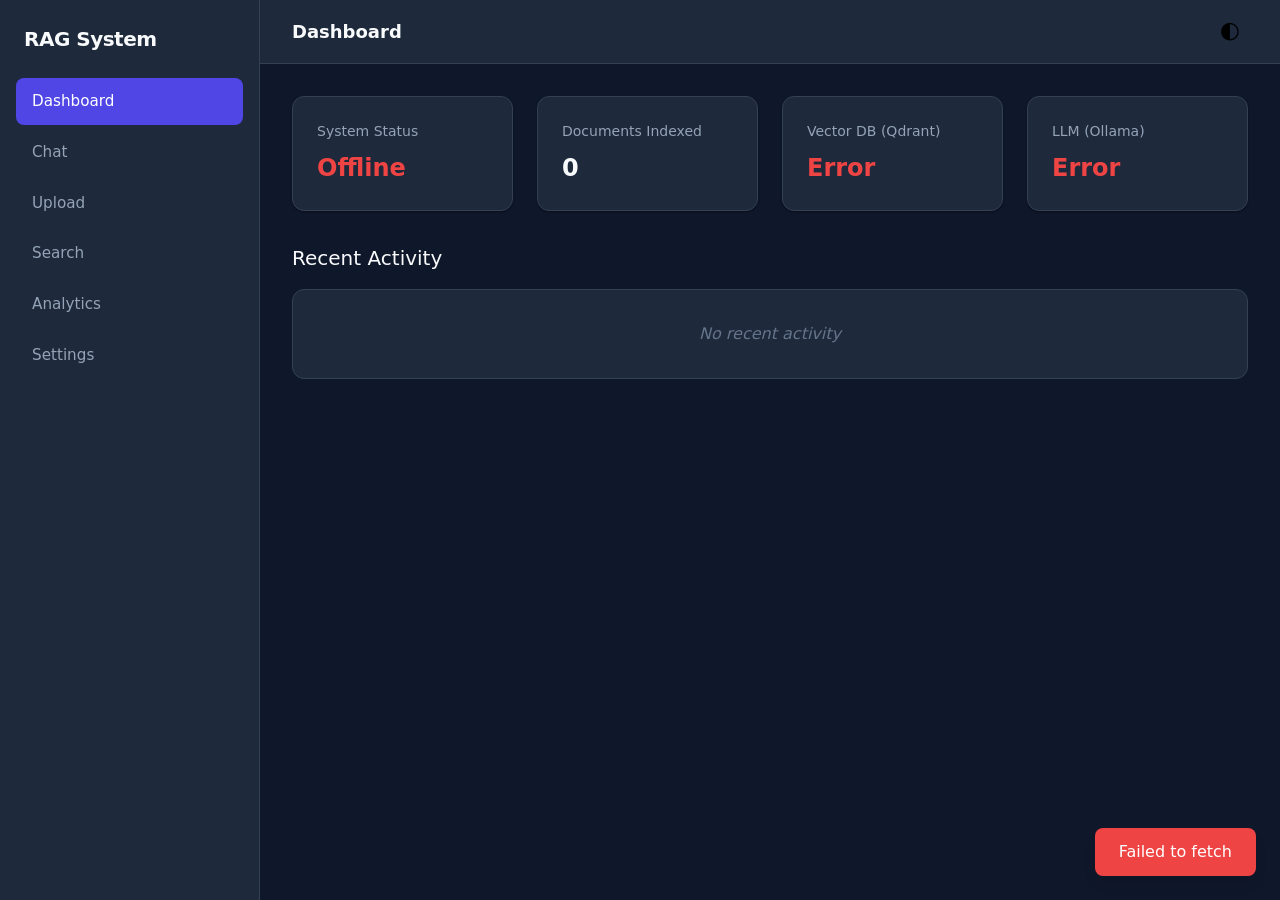
<file: frontend/index.html>
<!DOCTYPE html>
<html lang="en" data-theme="dark">
<head>
    <meta charset="UTF-8">
    <meta name="viewport" content="width=device-width, initial-scale=1.0">
    <title>Dashboard - RAG System</title>
    <link rel="stylesheet" href="assets/css/variables.css">
    <link rel="stylesheet" href="assets/css/reset.css">
    <link rel="stylesheet" href="assets/css/main.css">
    <link rel="stylesheet" href="assets/css/pages/dashboard.css">
</head>
<body>
    <div class="app-container">
        <!-- Sidebar Navigation -->
        <aside class="sidebar">
            <div class="sidebar-header">
                <h2>RAG System</h2>
            </div>
            <nav class="sidebar-nav">
                <a href="index.html" class="active">Dashboard</a>
                <a href="chat.html">Chat</a>
                <a href="upload.html">Upload</a>
                <a href="search.html">Search</a>
                <a href="analytics.html">Analytics</a>
                <a href="settings.html">Settings</a>
            </nav>
        </aside>

        <!-- Main Content Area -->
        <div class="main-wrapper">
            <header class="top-header">
                <h1>Dashboard</h1>
                <div class="header-actions">
                    <button id="theme-toggle" aria-label="Toggle Theme">🌓</button>
                </div>
            </header>

            <main class="main-content dashboard-content">
                <section class="stats-grid">
                    <div class="stat-card">
                        <h3>System Status</h3>
                        <p id="system-status" class="status-online">Checking...</p>
                    </div>
                    <div class="stat-card">
                        <h3>Documents Indexed</h3>
                        <p id="docs-count">...</p>
                    </div>
                    <div class="stat-card">
                        <h3>Vector DB (Qdrant)</h3>
                        <p id="vdb-status">...</p>
                    </div>
                    <div class="stat-card">
                        <h3>LLM (Ollama)</h3>
                        <p id="llm-status">...</p>
                    </div>
                </section>
                
                <section class="recent-activity">
                    <h2>Recent Activity</h2>
                    <ul id="activity-list" class="activity-list">
                        <!-- Populated by JS -->
                        <li class="empty-state">No recent activity</li>
                    </ul>
                    <div class="pagination-controls" id="dashboard-pagination" style="display: none;">
                        <button class="pagination-btn" id="dashboard-prev" disabled>Previous</button>
                        <span class="pagination-info" id="dashboard-page-info">Page 1</span>
                        <button class="pagination-btn" id="dashboard-next">Next</button>
                    </div>
                </section>
            </main>
        </div>
    </div>
    <script type="module" src="assets/js/config.js"></script>
    <script type="module" src="assets/js/utils.js"></script>
    <script type="module" src="assets/js/api.js"></script>
    <script type="module" src="assets/js/pages/dashboard.js"></script>
</body>
</html>
</file>
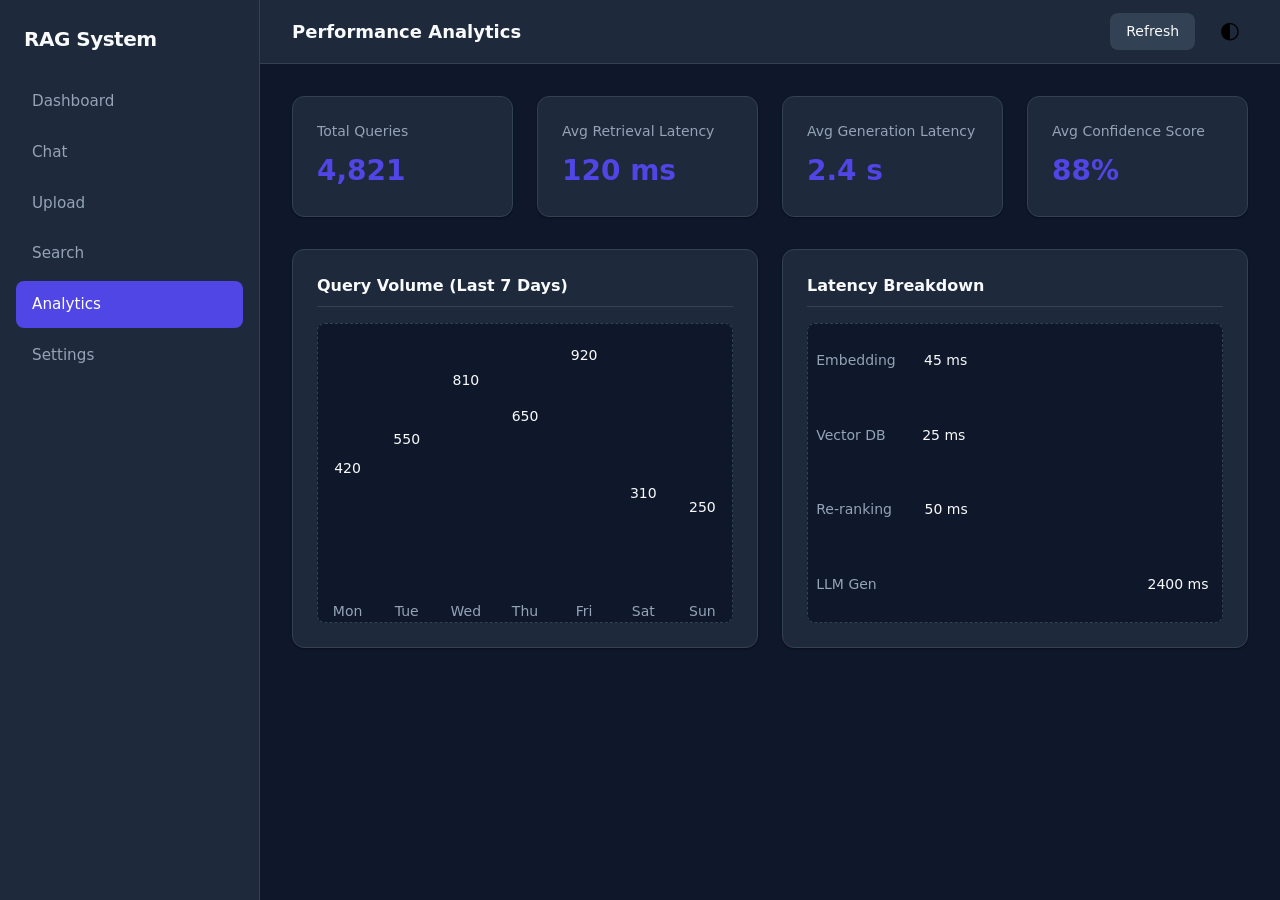
<file: frontend/analytics.html>
<!DOCTYPE html>
<html lang="en" data-theme="dark">
<head>
    <meta charset="UTF-8">
    <meta name="viewport" content="width=device-width, initial-scale=1.0">
    <title>Analytics - RAG System</title>
    <link rel="stylesheet" href="assets/css/variables.css">
    <link rel="stylesheet" href="assets/css/reset.css">
    <link rel="stylesheet" href="assets/css/main.css">
    <link rel="stylesheet" href="assets/css/pages/analytics.css">
</head>
<body>
    <div class="app-container">
        <!-- Sidebar Navigation -->
        <aside class="sidebar">
            <div class="sidebar-header">
                <h2>RAG System</h2>
            </div>
            <nav class="sidebar-nav">
                <a href="index.html">Dashboard</a>
                <a href="chat.html">Chat</a>
                <a href="upload.html">Upload</a>
                <a href="search.html">Search</a>
                <a href="analytics.html" class="active">Analytics</a>
                <a href="settings.html">Settings</a>
            </nav>
        </aside>

        <!-- Main Content Area -->
        <div class="main-wrapper">
            <header class="top-header">
                <h1>Performance Analytics</h1>
                <div class="header-actions">
                    <button id="refresh-analytics" class="btn btn-secondary">Refresh</button>
                    <button id="theme-toggle" aria-label="Toggle Theme">🌓</button>
                </div>
            </header>

            <main class="main-content analytics-content">
                <section class="stats-grid">
                    <div class="stat-card">
                        <h3>Total Queries</h3>
                        <p id="total-queries">0</p>
                    </div>
                    <div class="stat-card">
                        <h3>Avg Retrieval Latency</h3>
                        <p id="retrieval-latency">0 ms</p>
                    </div>
                    <div class="stat-card">
                        <h3>Avg Generation Latency</h3>
                        <p id="generation-latency">0 s</p>
                    </div>
                    <div class="stat-card">
                        <h3>Avg Confidence Score</h3>
                        <p id="confidence-score">0%</p>
                    </div>
                </section>
                
                <section class="charts-grid">
                    <div class="chart-card">
                        <h3>Query Volume (Last 7 Days)</h3>
                        <div class="chart-container" id="query-volume-chart">
                            <!-- Custom JS Canvas/SVG Chart will be drawn here -->
                        </div>
                    </div>
                    <div class="chart-card">
                        <h3>Latency Breakdown</h3>
                        <div class="chart-container" id="latency-chart">
                            <!-- Custom JS Canvas/SVG Chart will be drawn here -->
                        </div>
                    </div>
                </section>
            </main>
        </div>
    </div>
    <script type="module" src="assets/js/config.js"></script>
    <script type="module" src="assets/js/utils.js"></script>
    <script type="module" src="assets/js/api.js"></script>
    <script type="module" src="assets/js/pages/analytics.js"></script>
</body>
</html>
</file>
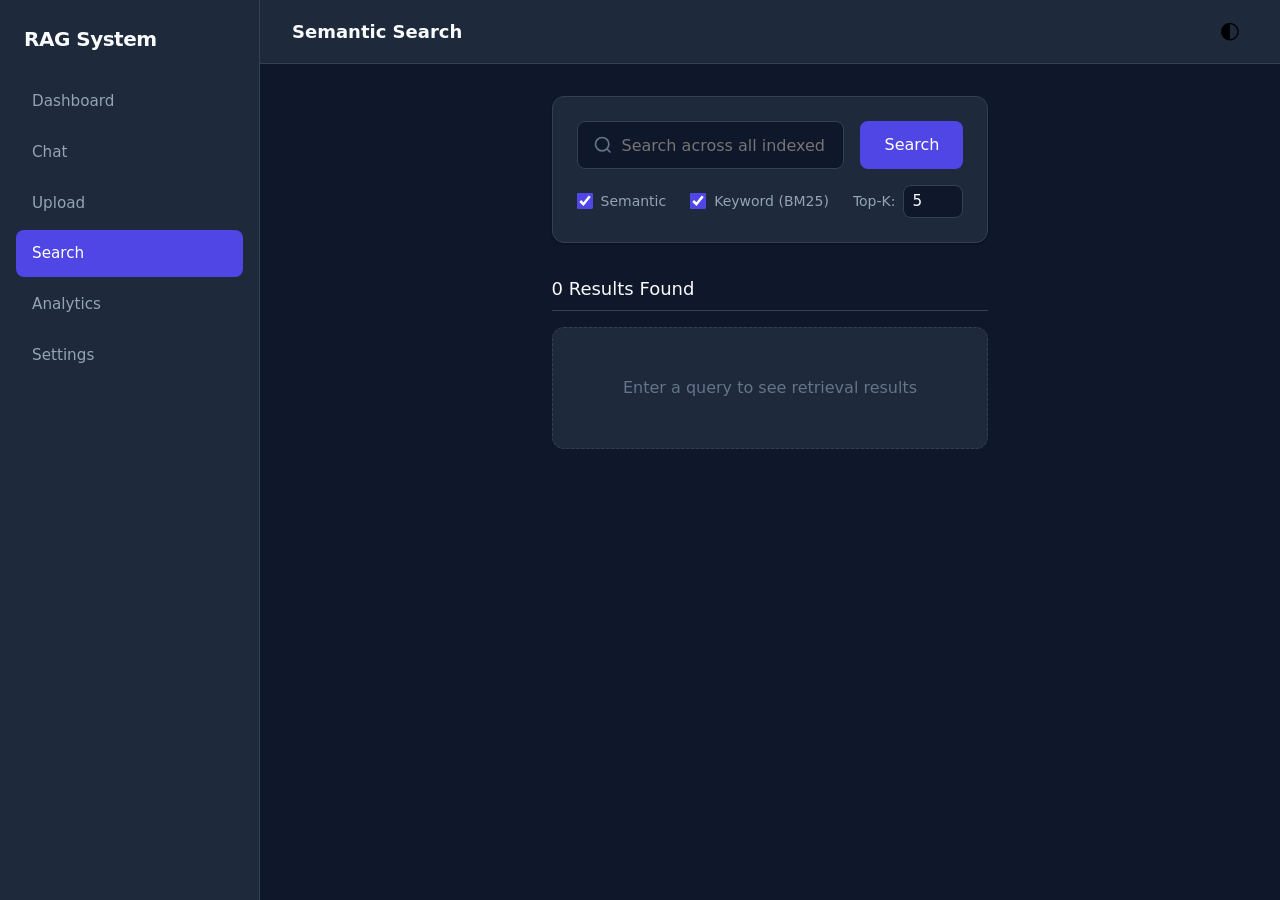
<file: frontend/search.html>
<!DOCTYPE html>
<html lang="en" data-theme="dark">
<head>
    <meta charset="UTF-8">
    <meta name="viewport" content="width=device-width, initial-scale=1.0">
    <title>Search - RAG System</title>
    <link rel="stylesheet" href="assets/css/variables.css">
    <link rel="stylesheet" href="assets/css/reset.css">
    <link rel="stylesheet" href="assets/css/main.css">
    <link rel="stylesheet" href="assets/css/pages/search.css">
</head>
<body>
    <div class="app-container">
        <!-- Sidebar Navigation -->
        <aside class="sidebar">
            <div class="sidebar-header">
                <h2>RAG System</h2>
            </div>
            <nav class="sidebar-nav">
                <a href="index.html">Dashboard</a>
                <a href="chat.html">Chat</a>
                <a href="upload.html">Upload</a>
                <a href="search.html" class="active">Search</a>
                <a href="analytics.html">Analytics</a>
                <a href="settings.html">Settings</a>
            </nav>
        </aside>

        <!-- Main Content Area -->
        <div class="main-wrapper">
            <header class="top-header">
                <h1>Semantic Search</h1>
                <div class="header-actions">
                    <button id="theme-toggle" aria-label="Toggle Theme">🌓</button>
                </div>
            </header>

            <main class="main-content search-content">
                <section class="search-bar-section">
                    <form id="search-form" class="search-form">
                        <div class="search-input-wrapper">
                            <svg class="search-icon" width="20" height="20" viewBox="0 0 24 24" fill="none" stroke="currentColor" stroke-width="2"><circle cx="11" cy="11" r="8"/><path d="M21 21l-4.3-4.3"/></svg>
                            <input type="text" id="search-input" placeholder="Search across all indexed documents..." required>
                        </div>
                        <button type="submit" class="btn btn-primary">Search</button>
                    </form>
                    
                    <div class="search-filters">
                        <label>
                            <input type="checkbox" id="filter-semantic" checked> Semantic
                        </label>
                        <label>
                            <input type="checkbox" id="filter-keyword" checked> Keyword (BM25)
                        </label>
                        <label>
                            Top-K: <input type="number" id="filter-topk" value="5" min="1" max="20" class="num-input">
                        </label>
                    </div>
                </section>
                
                <section class="search-results-section">
                    <div class="results-header">
                        <h2 id="results-count">0 Results Found</h2>
                    </div>
                    <div id="results-container" class="results-container">
                        <!-- Search result cards injected here -->
                        <div class="empty-state">Enter a query to see retrieval results</div>
                    </div>
                    
                    <div class="pagination-controls" style="display: none;">
                        <button class="pagination-btn">Previous</button>
                        <span class="pagination-info">Page 1 of 1</span>
                        <button class="pagination-btn">Next</button>
                    </div>
                </section>
            </main>
        </div>
    </div>
    <script type="module" src="assets/js/config.js"></script>
    <script type="module" src="assets/js/utils.js"></script>
    <script type="module" src="assets/js/api.js"></script>
    <script type="module" src="assets/js/pages/search.js"></script>
</body>
</html>
</file>
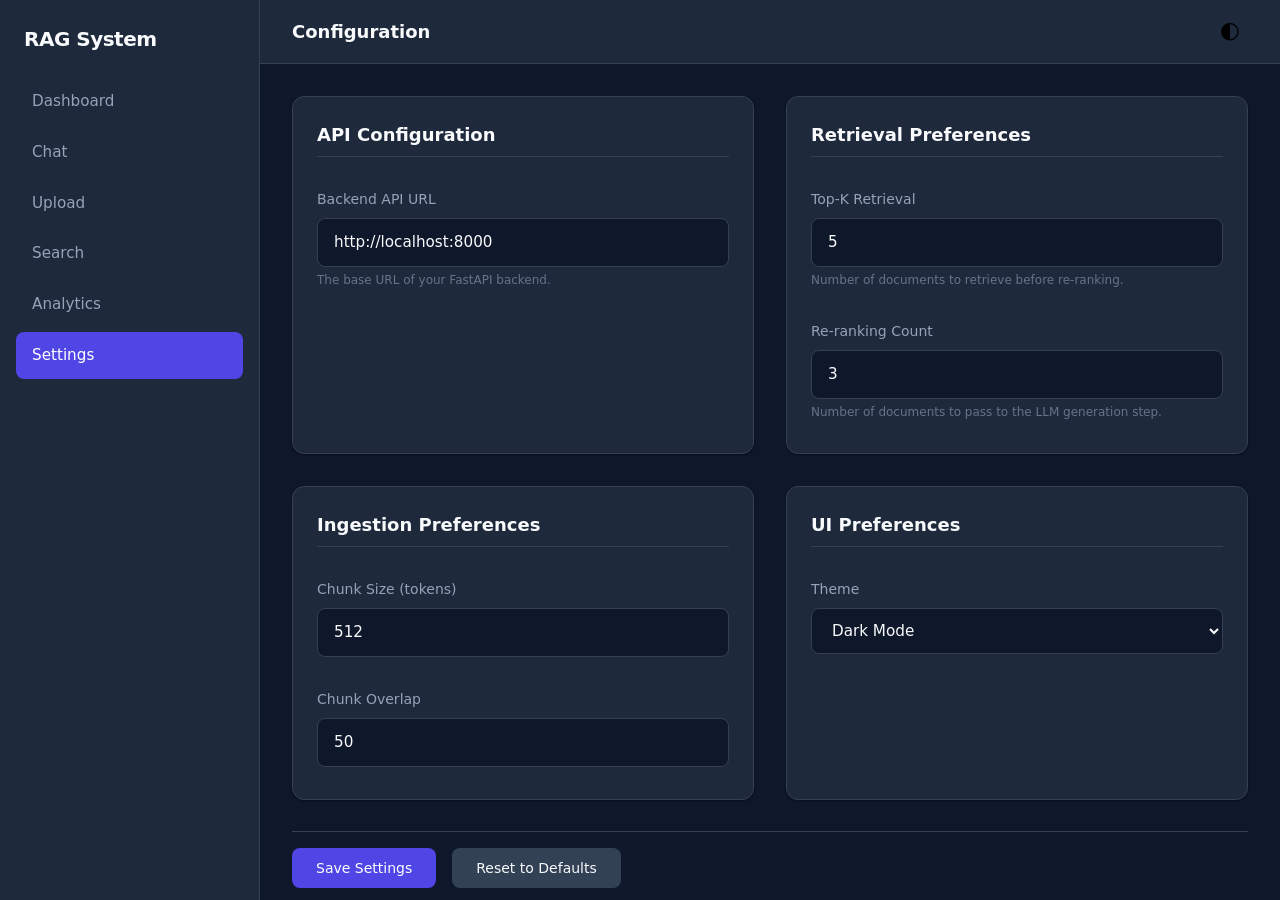
<file: frontend/settings.html>
<!DOCTYPE html>
<html lang="en" data-theme="dark">
<head>
    <meta charset="UTF-8">
    <meta name="viewport" content="width=device-width, initial-scale=1.0">
    <title>Settings - RAG System</title>
    <link rel="stylesheet" href="assets/css/variables.css">
    <link rel="stylesheet" href="assets/css/reset.css">
    <link rel="stylesheet" href="assets/css/main.css">
    <link rel="stylesheet" href="assets/css/pages/settings.css">
</head>
<body>
    <div class="app-container">
        <!-- Sidebar Navigation -->
        <aside class="sidebar">
            <div class="sidebar-header">
                <h2>RAG System</h2>
            </div>
            <nav class="sidebar-nav">
                <a href="index.html">Dashboard</a>
                <a href="chat.html">Chat</a>
                <a href="upload.html">Upload</a>
                <a href="search.html">Search</a>
                <a href="analytics.html">Analytics</a>
                <a href="settings.html" class="active">Settings</a>
            </nav>
        </aside>

        <!-- Main Content Area -->
        <div class="main-wrapper">
            <header class="top-header">
                <h1>Configuration</h1>
                <div class="header-actions">
                    <button id="theme-toggle" aria-label="Toggle Theme">🌓</button>
                </div>
            </header>

            <main class="main-content settings-content">
                <form id="settings-form" class="settings-form">
                    <section class="settings-section">
                        <h2>API Configuration</h2>
                        <div class="form-group">
                            <label for="api-url">Backend API URL</label>
                            <input type="url" id="api-url" value="http://localhost:8000" required>
                            <span class="help-text">The base URL of your FastAPI backend.</span>
                        </div>
                    </section>

                    <section class="settings-section">
                        <h2>Retrieval Preferences</h2>
                        <div class="form-group">
                            <label for="top-k">Top-K Retrieval</label>
                            <input type="number" id="top-k" value="5" min="1" max="20">
                            <span class="help-text">Number of documents to retrieve before re-ranking.</span>
                        </div>
                        <div class="form-group">
                            <label for="rerank-count">Re-ranking Count</label>
                            <input type="number" id="rerank-count" value="3" min="1" max="10">
                            <span class="help-text">Number of documents to pass to the LLM generation step.</span>
                        </div>
                    </section>

                    <section class="settings-section">
                        <h2>Ingestion Preferences</h2>
                        <div class="form-group">
                            <label for="chunk-size">Chunk Size (tokens)</label>
                            <input type="number" id="chunk-size" value="512" step="64">
                        </div>
                        <div class="form-group">
                            <label for="chunk-overlap">Chunk Overlap</label>
                            <input type="number" id="chunk-overlap" value="50" step="10">
                        </div>
                    </section>
                    
                    <section class="settings-section">
                        <h2>UI Preferences</h2>
                        <div class="form-group">
                            <label for="theme-select">Theme</label>
                            <select id="theme-select">
                                <option value="dark">Dark Mode</option>
                                <option value="light">Light Mode</option>
                                <option value="system">System Default</option>
                            </select>
                        </div>
                    </section>

                    <div class="settings-actions">
                        <button type="submit" class="btn btn-primary">Save Settings</button>
                        <button type="button" id="reset-settings" class="btn btn-secondary">Reset to Defaults</button>
                    </div>
                </form>
            </main>
        </div>
    </div>
    <script type="module" src="assets/js/config.js"></script>
    <script type="module" src="assets/js/utils.js"></script>
    <script type="module" src="assets/js/api.js"></script>
    <script type="module" src="assets/js/pages/settings.js"></script>
</body>
</html>
</file>
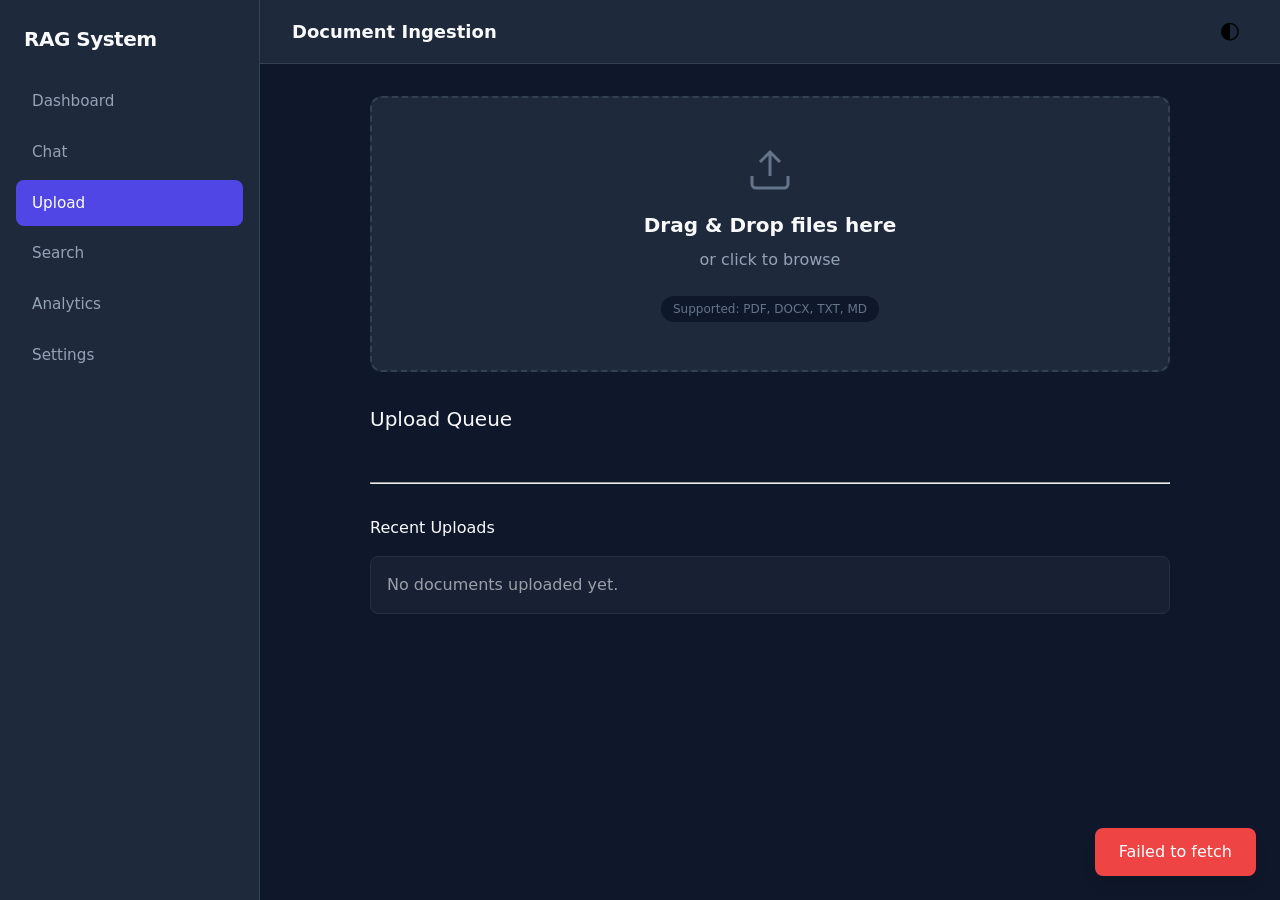
<file: frontend/upload.html>
<!DOCTYPE html>
<html lang="en" data-theme="dark">

<head>
    <meta charset="UTF-8">
    <meta name="viewport" content="width=device-width, initial-scale=1.0">
    <title>Upload - RAG System</title>
    <link rel="stylesheet" href="assets/css/variables.css">
    <link rel="stylesheet" href="assets/css/reset.css">
    <link rel="stylesheet" href="assets/css/main.css">
    <link rel="stylesheet" href="assets/css/pages/upload.css">
</head>

<body>
    <div class="app-container">
        <!-- Sidebar Navigation -->
        <aside class="sidebar">
            <div class="sidebar-header">
                <h2>RAG System</h2>
            </div>
            <nav class="sidebar-nav">
                <a href="index.html">Dashboard</a>
                <a href="chat.html">Chat</a>
                <a href="upload.html" class="active">Upload</a>
                <a href="search.html">Search</a>
                <a href="analytics.html">Analytics</a>
                <a href="settings.html">Settings</a>
            </nav>
        </aside>

        <!-- Main Content Area -->
        <div class="main-wrapper">
            <header class="top-header">
                <h1>Document Ingestion</h1>
                <div class="header-actions">
                    <button id="theme-toggle" aria-label="Toggle Theme">🌓</button>
                </div>
            </header>

            <main class="main-content upload-content">
                <section class="upload-section">
                    <div id="dropzone" class="dropzone">
                        <div class="dropzone-content">
                            <svg class="upload-icon" width="48" height="48" viewBox="0 0 24 24" fill="none"
                                stroke="currentColor" stroke-width="1.5">
                                <path d="M21 15v4a2 2 0 01-2 2H5a2 2 0 01-2-2v-4M17 8l-5-5-5 5M12 3v12" />
                            </svg>
                            <h3>Drag & Drop files here</h3>
                            <p>or click to browse</p>
                            <span class="supported-formats">Supported: PDF, DOCX, TXT, MD</span>
                            <input type="file" id="file-input" multiple accept=".pdf,.docx,.txt,.md" hidden>
                        </div>
                    </div>
                </section>

                <section class="upload-progress-section">
                    <h2>Upload Queue</h2>
                    <ul id="upload-list" class="upload-list">
                        <!-- File upload items injected here -->
                    </ul>
                    <hr style="margin-top: 2rem;">
                </section>

                <section class="recent-uploads-section" style="margin-top: 2rem;">
                    <h2>Recent Uploads</h2>
                    <ul id="recent-uploads-list" class="upload-list" style="margin-top: 1rem;">
                        <!-- Recent uploads injected here via JS -->
                    </ul>
                    <div class="pagination-controls" id="upload-pagination" style="display: none;">
                        <button class="pagination-btn" id="upload-prev" disabled>Previous</button>
                        <span class="pagination-info" id="upload-page-info">Page 1</span>
                        <button class="pagination-btn" id="upload-next">Next</button>
                    </div>
                </section>
            </main>
        </div>
    </div>
    <script type="module" src="assets/js/config.js"></script>
    <script type="module" src="assets/js/utils.js"></script>
    <script type="module" src="assets/js/api.js"></script>
    <script type="module" src="assets/js/pages/upload.js"></script>
</body>

</html>
</file>
<file: frontend/assets/css/variables.css>
:root {
    /* Base Typography */
    --font-family: 'Inter', system-ui, -apple-system, sans-serif;
    --font-mono: 'JetBrains Mono', 'Fira Code', monospace;
    
    /* Spacing System */
    --space-1: 0.25rem;
    --space-2: 0.5rem;
    --space-3: 0.75rem;
    --space-4: 1rem;
    --space-5: 1.25rem;
    --space-6: 1.5rem;
    --space-8: 2rem;
    --space-12: 3rem;
    
    /* Border Radius */
    --radius-sm: 4px;
    --radius-md: 8px;
    --radius-lg: 12px;
    --radius-full: 9999px;

    /* Transitions */
    --transition-fast: 150ms ease-in-out;
    --transition-normal: 250ms ease-in-out;
    --transition-medium: 250ms cubic-bezier(0.4, 0, 0.2, 1);
}

/* 
  DARK MODE (Default) 
  Sleek Slate & Indigo 
*/
[data-theme="dark"] {
    --bg-base: #0f172a;        /* Slate 900 */
    --bg-surface: #1e293b;     /* Slate 800 */
    --bg-surface-hover: #334155; /* Slate 700 */
    
    --text-primary: #f8fafc;   /* Slate 50 */
    --text-secondary: #94a3b8; /* Slate 400 */
    --text-muted: #64748b;     /* Slate 500 */
    
    --border-color: #334155;   /* Slate 700 */
    --border-light: #475569;   /* Slate 600 */
    
    --primary: #4f46e5;        /* Indigo 600 */
    --primary-hover: #6366f1;  /* Indigo 500 */
    --primary-text: #ffffff;
    
    --secondary: #334155;      /* Slate 700 */
    --secondary-hover: #475569;/* Slate 600 */
    --secondary-text: #f8fafc;
    
    --accent: #3b82f6;         /* Blue 500 */
    
    /* Status Colors */
    --success: #10b981;
    --warning: #f59e0b;
    --error: #ef4444;
    --info: #0ea5e9;
    
    --shadow-sm: 0 1px 2px 0 rgba(0, 0, 0, 0.4);
    --shadow-md: 0 4px 6px -1px rgba(0, 0, 0, 0.5), 0 2px 4px -1px rgba(0, 0, 0, 0.3);
    --shadow-lg: 0 10px 25px -3px rgba(0, 0, 0, 0.45), 0 4px 10px -2px rgba(0, 0, 0, 0.3);
    --primary-glow: rgba(79, 70, 229, 0.15);
}

/* 
  LIGHT MODE 
  Crisp White & Slate
*/
[data-theme="light"] {
    --bg-base: #f8fafc;        /* Slate 50 */
    --bg-surface: #ffffff;     /* White */
    --bg-surface-hover: #f1f5f9; /* Slate 100 */
    
    --text-primary: #0f172a;   /* Slate 900 */
    --text-secondary: #475569; /* Slate 600 */
    --text-muted: #94a3b8;     /* Slate 400 */
    
    --border-color: #e2e8f0;   /* Slate 200 */
    --border-light: #f1f5f9;   /* Slate 100 */
    
    --primary: #4f46e5;        /* Indigo 600 */
    --primary-hover: #4338ca;  /* Indigo 700 */
    --primary-text: #ffffff;
    
    --secondary: #f1f5f9;      /* Slate 100 */
    --secondary-hover: #e2e8f0;/* Slate 200 */
    --secondary-text: #0f172a;
    
    --accent: #2563eb;         /* Blue 600 */
    
    /* Status Colors */
    --success: #059669;
    --warning: #d97706;
    --error: #dc2626;
    --info: #0284c7;
    
    --shadow-sm: 0 1px 2px 0 rgba(0, 0, 0, 0.05);
    --shadow-md: 0 4px 6px -1px rgba(0, 0, 0, 0.1), 0 2px 4px -1px rgba(0, 0, 0, 0.06);
    --shadow-lg: 0 10px 25px -3px rgba(0, 0, 0, 0.12), 0 4px 10px -2px rgba(0, 0, 0, 0.08);
    --primary-glow: rgba(79, 70, 229, 0.08);
}
</file>
<file: frontend/assets/css/main.css>
/* Typography & Body Defaults */
body {
    font-family: var(--font-family);
    background-color: var(--bg-base);
    color: var(--text-primary);
    transition: background-color var(--transition-normal), color var(--transition-normal);
}

h1, h2, h3, h4, h5, h6 {
    color: var(--text-primary);
}

/* Layout Core */
.app-container {
    display: flex;
    height: 100vh;
    overflow: hidden;
}

/* Sidebar Navigation */
.sidebar {
    width: 260px;
    background-color: var(--bg-surface);
    border-right: 1px solid var(--border-color);
    display: flex;
    flex-direction: column;
    transition: background-color var(--transition-normal), border-color var(--transition-normal);
}

.sidebar-header {
    padding: var(--space-6) var(--space-6) var(--space-4);
}

.sidebar-header h2 {
    font-size: 1.25rem;
    font-weight: 700;
    color: var(--text-primary);
    letter-spacing: -0.025em;
}

.sidebar-nav {
    display: flex;
    flex-direction: column;
    padding: var(--space-2) var(--space-4);
    gap: var(--space-1);
}

.sidebar-nav a {
    padding: var(--space-3) var(--space-4);
    border-radius: var(--radius-md);
    color: var(--text-secondary);
    font-weight: 500;
    font-size: 0.95rem;
    transition: all var(--transition-fast);
}

.sidebar-nav a:hover,
.sidebar-nav a:focus-visible {
    background-color: var(--bg-surface-hover);
    color: var(--text-primary);
    transform: translateX(4px);
}

.sidebar-nav a:active {
    transform: translateX(2px);
}

.sidebar-nav a.active {
    background-color: var(--primary);
    color: var(--primary-text);
}

/* Main Content Area */
.main-wrapper {
    flex: 1;
    display: flex;
    flex-direction: column;
    min-width: 0; /* fixes flex-box overflow */
}

/* Top Header */
.top-header {
    height: 64px;
    display: flex;
    align-items: center;
    justify-content: space-between;
    padding: 0 var(--space-8);
    background-color: var(--bg-surface);
    border-bottom: 1px solid var(--border-color);
    transition: all var(--transition-normal);
}

.top-header h1 {
    font-size: 1.125rem;
    font-weight: 600;
}

.header-actions {
    display: flex;
    align-items: center;
    gap: var(--space-4);
}

#theme-toggle {
    font-size: 1.25rem;
    padding: var(--space-2);
    border-radius: var(--radius-full);
    transition:
        background-color var(--transition-fast),
        transform var(--transition-medium);
}

#theme-toggle:hover {
    background-color: var(--bg-surface-hover);
    transform: rotate(20deg) scale(1.1);
}

#theme-toggle:active {
    transform: rotate(0deg) scale(0.95);
}

/* Reusable Content Area */
.main-content {
    flex: 1;
    overflow-y: auto;
    padding: var(--space-8);
}

/* Cards */
.card, .stat-card, .chart-card {
    background-color: var(--bg-surface);
    border: 1px solid var(--border-color);
    border-radius: var(--radius-lg);
    box-shadow: var(--shadow-sm);
    transition:
        transform var(--transition-medium),
        box-shadow var(--transition-medium),
        border-color var(--transition-medium),
        background-color var(--transition-normal);
    will-change: transform;
}

.card:hover, .stat-card:hover, .chart-card:hover,
.card:focus-visible, .stat-card:focus-visible, .chart-card:focus-visible {
    transform: translateY(-3px);
    box-shadow: var(--shadow-lg);
    border-color: var(--primary);
}

/* Buttons */
.btn {
    display: inline-flex;
    align-items: center;
    justify-content: center;
    padding: var(--space-2) var(--space-4);
    border-radius: var(--radius-md);
    font-weight: 500;
    font-size: 0.875rem;
    transition:
        background-color var(--transition-fast),
        color var(--transition-fast),
        transform var(--transition-medium),
        box-shadow var(--transition-medium);
    gap: var(--space-2);
}

.btn:hover,
.btn:focus-visible {
    transform: translateY(-1px);
    box-shadow: var(--shadow-md);
}

.btn:active {
    transform: translateY(0) scale(0.97);
    box-shadow: var(--shadow-sm);
}

.btn-primary {
    background-color: var(--primary);
    color: var(--primary-text);
}

.btn-primary:hover,
.btn-primary:focus-visible {
    background-color: var(--primary-hover);
}

.btn-secondary {
    background-color: var(--secondary);
    color: var(--secondary-text);
}

.btn-secondary:hover,
.btn-secondary:focus-visible {
    background-color: var(--secondary-hover);
}

/* Forms & Inputs */
input[type="text"],
input[type="number"],
input[type="url"],
select,
textarea {
    width: 100%;
    padding: var(--space-3) var(--space-4);
    background-color: var(--bg-base);
    border: 1px solid var(--border-color);
    border-radius: var(--radius-md);
    color: var(--text-primary);
    font-family: inherit;
    font-size: 0.95rem;
    transition:
        border-color var(--transition-medium),
        box-shadow var(--transition-medium),
        background-color var(--transition-medium);
}

input:hover, select:hover, textarea:hover {
    border-color: var(--border-light);
}

input:focus, select:focus, textarea:focus,
input:focus-visible, select:focus-visible, textarea:focus-visible {
    outline: none;
    border-color: var(--primary);
    box-shadow: 0 0 0 3px var(--primary-glow);
}

/* Form Groups */
.form-group {
    margin-bottom: var(--space-4);
}

.form-group label {
    display: block;
    margin-bottom: var(--space-2);
    font-weight: 500;
    font-size: 0.875rem;
    color: var(--text-secondary);
}

.help-text {
    display: block;
    margin-top: var(--space-1);
    font-size: 0.75rem;
    color: var(--text-muted);
}

/* Status Indicators */
.status-online { color: var(--success); }
.status-error { color: var(--error); }
.status-warning { color: var(--warning); }

/* Pagination Controls */
.pagination-controls {
    display: flex;
    justify-content: center;
    align-items: center;
    gap: var(--space-4);
    margin-top: var(--space-6);
}

.pagination-btn {
    padding: var(--space-2) var(--space-4);
    background-color: var(--bg-surface);
    border: 1px solid var(--border-color);
    border-radius: var(--radius-md);
    color: var(--text-primary);
    cursor: pointer;
    font-size: 0.875rem;
    transition:
        background-color var(--transition-fast),
        color var(--transition-fast),
        border-color var(--transition-fast),
        transform var(--transition-medium),
        box-shadow var(--transition-medium);
}

.pagination-btn:hover:not(:disabled),
.pagination-btn:focus-visible:not(:disabled) {
    background-color: var(--primary);
    color: var(--primary-text);
    border-color: var(--primary);
    transform: translateY(-1px) scale(1.03);
    box-shadow: var(--shadow-md);
}

.pagination-btn:active:not(:disabled) {
    transform: translateY(0) scale(0.97);
    box-shadow: var(--shadow-sm);
}

.pagination-btn:disabled {
    opacity: 0.5;
    cursor: not-allowed;
}

.pagination-info {
    font-size: 0.875rem;
    color: var(--text-secondary);
}

/* ── Accessibility: Reduced Motion ───────────────────────────── */
@media (prefers-reduced-motion: reduce) {
    *, *::before, *::after {
        transition-duration: 0.01ms !important;
        animation-duration: 0.01ms !important;
    }

    .btn, .card, .stat-card, .chart-card,
    .pagination-btn, #theme-toggle,
    .sidebar-nav a {
        transform: none !important;
    }
}
</file>
<file: frontend/assets/css/pages/dashboard.css>
/* ═══════════════════════════════════════════════════════════════
   Dashboard Page — Layout & Hover Interactions
   
   Hover philosophy:
   • Cards  → subtle lift (translateY) + elevated shadow + border glow
   • List   → left accent bar + background tint
   • Buttons → scale nudge + shadow pop
   • Nav    → translateX slide (shared, scoped via .dashboard-content body)
   • All hover effects mirrored to :focus-visible for keyboard parity
   • prefers-reduced-motion removes transforms, keeps color shifts
   ═══════════════════════════════════════════════════════════════ */

/* ── Dashboard Layout ────────────────────────────────────────── */
.dashboard-content {
    width: 100%;
    max-width: 1400px;
    margin: 0 auto;
    align-self: center;
}

/* ── Stats Grid ──────────────────────────────────────────────── */
.stats-grid {
    display: grid;
    grid-template-columns: repeat(4, 1fr); /* Force 4 columns side by side */
    gap: var(--space-6);
    margin-bottom: var(--space-8);
}

/* ── Stat Cards — base ───────────────────────────────────────── */
.stat-card {
    padding: var(--space-6);
    position: relative;
    transition:
        transform var(--transition-medium),
        box-shadow var(--transition-medium),
        border-color var(--transition-medium);
    will-change: transform;
}

.stat-card h3 {
    font-size: 0.875rem;
    font-weight: 500;
    color: var(--text-secondary);
    margin-bottom: var(--space-2);
    transition: color var(--transition-medium);
}

.stat-card p {
    font-size: 1.5rem;
    font-weight: 700;
    color: var(--text-primary);
}

/* Status colors must override the default text color */
.stat-card p.status-online { color: var(--success); }
.stat-card p.status-error { color: var(--error); }
.stat-card p.status-warning { color: var(--warning); }

/* ── Stat Cards — hover & focus ──────────────────────────────── */
.stat-card:hover,
.stat-card:focus-visible {
    transform: translateY(-3px);
    box-shadow: var(--shadow-lg);
    border-color: var(--primary);
}

.stat-card:hover h3,
.stat-card:focus-visible h3 {
    color: var(--text-primary);
}

/* Subtle bottom-edge accent glow on hover */
.stat-card::after {
    content: '';
    position: absolute;
    inset: 0;
    border-radius: inherit;
    opacity: 0;
    transition: opacity var(--transition-medium);
    pointer-events: none;
    box-shadow: inset 0 -2px 0 0 var(--primary);
}

.stat-card:hover::after,
.stat-card:focus-visible::after {
    opacity: 1;
}

/* ── Quick Actions ───────────────────────────────────────────── */
.quick-actions h2 {
    font-size: 1.25rem;
    margin-bottom: var(--space-4);
}

.action-cards {
    display: grid;
    grid-template-columns: repeat(4, 1fr); /* Force 4 columns side by side */
    gap: var(--space-4);
    margin-bottom: var(--space-8);
}

.action-cards .card {
    padding: var(--space-6);
    text-align: center;
    font-weight: 500;
    color: var(--primary);
    background-color: var(--bg-surface);
    border: 1px solid var(--border-color);
    transition:
        transform var(--transition-medium),
        box-shadow var(--transition-medium),
        border-color var(--transition-medium),
        background-color var(--transition-medium),
        color var(--transition-medium);
}

.action-cards .card:hover,
.action-cards .card:focus-visible {
    transform: translateY(-2px) scale(1.01);
    border-color: var(--primary);
    background-color: var(--bg-surface-hover);
    box-shadow: var(--shadow-md);
    color: var(--primary-hover);
}

/* ── Recent Activity ─────────────────────────────────────────── */
.recent-activity h2 {
    font-size: 1.25rem;
    margin-bottom: var(--space-4);
}

.activity-list {
    background-color: var(--bg-surface);
    border: 1px solid var(--border-color);
    border-radius: var(--radius-lg);
    overflow: hidden;
}

.activity-list li {
    padding: var(--space-4) var(--space-6);
    border-bottom: 1px solid var(--border-color);
    color: var(--text-secondary);
    position: relative;
    transition:
        background-color var(--transition-medium),
        color var(--transition-medium),
        padding-left var(--transition-medium);
}

.activity-list li:last-child {
    border-bottom: none;
}

/* Left accent bar — hidden by default */
.activity-list li::before {
    content: '';
    position: absolute;
    left: 0;
    top: 0;
    bottom: 0;
    width: 3px;
    background-color: var(--primary);
    transform: scaleY(0);
    transition: transform var(--transition-medium);
    border-radius: 0 var(--radius-sm) var(--radius-sm) 0;
}

/* Row hover — background tint + text brighten + accent bar reveal */
.activity-list li:hover,
.activity-list li:focus-visible {
    background-color: var(--primary-glow);
    color: var(--text-primary);
    padding-left: calc(var(--space-6) + 6px);
}

.activity-list li:hover::before,
.activity-list li:focus-visible::before {
    transform: scaleY(1);
}

.activity-list .empty-state {
    text-align: center;
    color: var(--text-muted);
    font-style: italic;
    padding: var(--space-8);
}

/* Empty-state should not show the accent bar on hover */
.activity-list .empty-state:hover {
    background-color: transparent;
    color: var(--text-muted);
    padding-left: var(--space-8);
}

.activity-list .empty-state::before {
    display: none;
}

/* ── Dashboard Pagination Buttons ────────────────────────────── */
.dashboard-content .pagination-btn {
    transition:
        transform var(--transition-medium),
        box-shadow var(--transition-medium),
        background-color var(--transition-fast),
        color var(--transition-fast),
        border-color var(--transition-fast);
}

.dashboard-content .pagination-btn:hover:not(:disabled),
.dashboard-content .pagination-btn:focus-visible:not(:disabled) {
    transform: translateY(-1px) scale(1.03);
    box-shadow: var(--shadow-md);
}

.dashboard-content .pagination-btn:active:not(:disabled) {
    transform: translateY(0) scale(0.98);
    box-shadow: var(--shadow-sm);
}

/* ── Theme Toggle (header) — scoped to Dashboard ────────────── */
.dashboard-content ~ .top-header #theme-toggle,
.top-header #theme-toggle {
    transition:
        background-color var(--transition-fast),
        transform var(--transition-medium);
}

.dashboard-content ~ .top-header #theme-toggle:hover,
.top-header #theme-toggle:hover {
    transform: rotate(20deg) scale(1.1);
}

.dashboard-content ~ .top-header #theme-toggle:active,
.top-header #theme-toggle:active {
    transform: rotate(0deg) scale(0.95);
}

/* ── Accessibility: Reduced Motion ───────────────────────────── */
@media (prefers-reduced-motion: reduce) {
    .stat-card,
    .action-cards .card,
    .activity-list li,
    .dashboard-content .pagination-btn,
    .top-header #theme-toggle {
        transition-duration: 0.01ms !important;
        transform: none !important;
    }

    .stat-card::after,
    .activity-list li::before {
        transition-duration: 0.01ms !important;
    }
}

/* ── Responsive: Stack cards on smaller screens ──────────────── */
@media (max-width: 900px) {
    .stats-grid {
        grid-template-columns: repeat(2, 1fr);
    }

    .action-cards {
        grid-template-columns: repeat(2, 1fr);
    }
}

@media (max-width: 500px) {
    .stats-grid,
    .action-cards {
        grid-template-columns: 1fr;
    }
}
</file>
<file: frontend/assets/css/pages/analytics.css>
/* ═══════════════════════════════════════════════════════════════
   Analytics Page — Layout & Hover Interactions
   
   Elements enhanced:
   • Stat cards → use shared hover utility from main.css (lift + shadow + glow)
   • Chart cards → lift + shadow + border glow + inner chart subtle scale
   • Note: The stat-card and chart-card base classes are in main.css. 
     This file adds the page-specific layout and inner chart hover effects.
   ═══════════════════════════════════════════════════════════════ */

/* ── Analytics Layout ────────────────────────────────────────── */
.analytics-content {
    width: 100%;
    max-width: 1400px;
    margin: 0 auto;
    align-self: center; /* Centers the flex item horizontally */
}

/* ── Stats Grid ──────────────────────────────────────────────── */
.stats-grid {
    display: grid;
    /* Force 4 columns on desktop, 2 on tablet, 1 on mobile */
    grid-template-columns: repeat(auto-fit, minmax(200px, 1fr));
    gap: var(--space-6);
    margin-bottom: var(--space-8);
}

.stat-card {
    padding: var(--space-6);
    display: flex;
    flex-direction: column;
    justify-content: center;
}

.stat-card h3 {
    font-size: 0.875rem;
    font-weight: 500;
    color: var(--text-secondary);
    margin-bottom: var(--space-2);
    transition: color var(--transition-medium);
}

.stat-card:hover h3,
.stat-card:focus-visible h3 {
    color: var(--text-primary);
}

.stat-card p {
    font-size: 1.75rem;
    font-weight: 700;
    color: var(--primary);
}

/* ── Charts Grid ─────────────────────────────────────────────── */
.charts-grid {
    display: grid;
    /* Force 2 columns so they are side by side */
    grid-template-columns: repeat(2, 1fr);
    gap: var(--space-6);
}

.chart-card {
    padding: var(--space-6);
    display: flex;
    flex-direction: column;
    position: relative;
}

/* Subtle top accent bar on hover for charts */
.chart-card::before {
    content: '';
    position: absolute;
    left: 0;
    top: 0;
    right: 0;
    height: 3px;
    background-color: var(--primary);
    border-radius: var(--radius-lg) var(--radius-lg) 0 0;
    transform: scaleX(0);
    transition: transform var(--transition-medium);
    transform-origin: center;
}

.chart-card:hover::before,
.chart-card:focus-visible::before {
    transform: scaleX(1);
}

.chart-card h3 {
    font-size: 1rem;
    font-weight: 600;
    color: var(--text-primary);
    margin-bottom: var(--space-4);
    border-bottom: 1px solid var(--border-color);
    padding-bottom: var(--space-2);
}

/* ── Chart Container ─────────────────────────────────────────── */
.chart-container {
    width: 100%;
    height: 300px;
    position: relative;
    background-color: var(--bg-base);
    border-radius: var(--radius-md);
    border: 1px dashed var(--border-color);
    display: flex;
    align-items: center;
    justify-content: center;
    color: var(--text-muted);
    font-size: 0.875rem;
    transition:
        background-color var(--transition-medium),
        border-color var(--transition-medium);
}

.chart-card:hover .chart-container,
.chart-card:focus-visible .chart-container {
    background-color: var(--bg-surface-hover);
    border-color: var(--primary);
}

/* ── Responsive adjustments ──────────────────────────────────── */
@media (max-width: 768px) {
    .charts-grid {
        grid-template-columns: 1fr;
    }
}
</file>
<file: frontend/assets/css/pages/search.css>
/* ═══════════════════════════════════════════════════════════════
   Search Page — Layout & Hover Interactions
   
   Elements enhanced:
   • Search bar section → border glow on focus-within
   • Search input → icon color shift on focus
   • Filter checkboxes/labels → hover color shift
   • Result cards → lift + shadow + left accent bar
   • Score badge → subtle scale on parent hover
   • Empty state → dashed border pulse
   ═══════════════════════════════════════════════════════════════ */

/* ── Search Layout ───────────────────────────────────────────── */
.search-content {
    max-width: 1000px;
    margin: 0 auto;
}

/* ── Search Bar Section ──────────────────────────────────────── */
.search-bar-section {
    background-color: var(--bg-surface);
    padding: var(--space-6);
    border-radius: var(--radius-lg);
    border: 1px solid var(--border-color);
    margin-bottom: var(--space-8);
    box-shadow: var(--shadow-sm);
    transition:
        border-color var(--transition-medium),
        box-shadow var(--transition-medium);
}

.search-bar-section:focus-within {
    border-color: var(--primary);
    box-shadow: 0 0 0 3px var(--primary-glow), var(--shadow-md);
}

.search-form {
    display: flex;
    gap: var(--space-4);
    margin-bottom: var(--space-4);
}

/* ── Search Input Wrapper ────────────────────────────────────── */
.search-input-wrapper {
    flex: 1;
    position: relative;
    display: flex;
    align-items: center;
}

.search-icon {
    position: absolute;
    left: var(--space-4);
    color: var(--text-muted);
    transition: color var(--transition-medium);
}

/* Icon brightens when the input is focused */
.search-input-wrapper:focus-within .search-icon {
    color: var(--primary);
}

.search-input-wrapper input {
    padding-left: 2.75rem;
    height: 48px;
    font-size: 1rem;
}

.search-form .btn {
    height: 48px;
    padding: 0 var(--space-6);
    font-size: 1rem;
}

/* ── Search Filters ──────────────────────────────────────────── */
.search-filters {
    display: flex;
    gap: var(--space-6);
    color: var(--text-secondary);
    font-size: 0.875rem;
    align-items: center;
}

.search-filters label {
    display: flex;
    align-items: center;
    gap: var(--space-2);
    cursor: pointer;
    border-radius: var(--radius-sm);
    transition: color var(--transition-medium);
}

.search-filters label:hover {
    color: var(--text-primary);
}

.search-filters input[type="checkbox"] {
    cursor: pointer;
    width: 16px;
    height: 16px;
    accent-color: var(--primary);
}

.num-input {
    width: 60px !important;
    padding: var(--space-1) var(--space-2) !important;
}

/* ── Search Results ──────────────────────────────────────────── */
.results-header {
    margin-bottom: var(--space-4);
    padding-bottom: var(--space-2);
    border-bottom: 1px solid var(--border-color);
}

.results-header h2 {
    font-size: 1.125rem;
    color: var(--text-primary);
}

.results-container {
    display: flex;
    flex-direction: column;
    gap: var(--space-4);
}

.empty-state {
    text-align: center;
    padding: var(--space-12);
    color: var(--text-muted);
    background-color: var(--bg-surface);
    border: 1px dashed var(--border-color);
    border-radius: var(--radius-lg);
    transition: border-color var(--transition-medium);
}

.empty-state:hover {
    border-color: var(--border-light);
}

/* ── Result Card — standard card lift ────────── */
.result-card {
    background-color: var(--bg-surface);
    border: 1px solid var(--border-color);
    border-radius: var(--radius-lg);
    padding: var(--space-6);
    display: flex;
    flex-direction: column;
    gap: var(--space-4);
    transition:
        transform var(--transition-medium),
        box-shadow var(--transition-medium),
        border-color var(--transition-medium);
    will-change: transform;
}

.result-card:hover,
.result-card:focus-visible {
    transform: translateY(-3px);
    box-shadow: var(--shadow-lg);
    border-color: var(--primary);
}

/* ── Result Header (title + score) ───────────── */
.result-header {
    display: flex;
    justify-content: space-between;
    align-items: flex-start;
    gap: var(--space-4);
}

.result-title-block {
    display: flex;
    flex-direction: column;
    gap: 2px;
    min-width: 0;
}

.result-title {
    font-size: 1rem;
    font-weight: 600;
    color: var(--text-primary);
    margin: 0;
    white-space: nowrap;
    overflow: hidden;
    text-overflow: ellipsis;
}

.result-filename {
    font-size: 0.75rem;
    color: var(--text-muted);
    letter-spacing: 0.03em;
}

/* ── Score Badge — color-coded ────────────────── */
.score-badge {
    flex-shrink: 0;
    padding: 3px 10px;
    border-radius: var(--radius-full);
    font-size: 0.75rem;
    font-weight: 700;
    letter-spacing: 0.04em;
    text-transform: uppercase;
    transition: transform var(--transition-medium);
}

.result-card:hover .score-badge {
    transform: scale(1.08);
}

.score-high {
    background-color: var(--success);
    color: #fff;
}

.score-mid {
    background-color: var(--warning, #e2a300);
    color: #fff;
}

.score-low {
    background-color: var(--error);
    color: #fff;
}

/* ── Result Content / Snippet ─────────────────── */
.result-content {
    color: var(--text-secondary);
    line-height: 1.65;
    font-size: 0.9rem;
}

/* ── Result Footer (metadata tags) ────────────── */
.result-footer {
    display: flex;
    flex-wrap: wrap;
    gap: var(--space-2);
    align-items: center;
}

.meta-tag {
    display: inline-block;
    font-size: 0.7rem;
    padding: 2px 8px;
    border-radius: var(--radius-full);
    background-color: var(--bg-surface-hover);
    color: var(--text-secondary);
    font-weight: 500;
    letter-spacing: 0.03em;
}

.method-tag {
    background-color: var(--primary-glow);
    color: var(--primary);
    font-weight: 600;
}

.result-latency {
    margin-left: auto;
    font-size: 0.7rem;
    color: var(--text-muted);
}

/* ── Pagination ──────────────────────────────────────────────── */
.search-content .pagination-controls {
    display: flex;
    justify-content: space-between;
    align-items: center;
    margin-top: var(--space-8);
    padding-top: var(--space-4);
    border-top: 1px solid var(--border-color);
    color: var(--text-secondary);
    font-size: 0.875rem;
}
</file>
<file: frontend/assets/css/pages/settings.css>
/* ═══════════════════════════════════════════════════════════════
   Settings Page — Layout & Hover Interactions
   
   Elements enhanced:
   • Settings sections (cards) → lift + shadow + border glow (shared from main.css)
   • Form groups → left accent bar highlight on focus-within / hover
   • Help text → brightens on hover
   ═══════════════════════════════════════════════════════════════ */

/* ── Settings Layout ─────────────────────────────────────────── */
.settings-content {
    width: 100%;
    max-width: 1200px;
    margin: 0 auto;
    align-self: center;
}

.settings-form {
    display: grid;
    grid-template-columns: repeat(auto-fit, minmax(400px, 1fr));
    gap: var(--space-8);
}

/* ── Settings Section (Card) ─────────────────────────────────── */
.settings-section {
    background-color: var(--bg-surface);
    border: 1px solid var(--border-color);
    border-radius: var(--radius-lg);
    padding: var(--space-6);
    box-shadow: var(--shadow-sm);
    position: relative;
    transition:
        transform var(--transition-medium),
        box-shadow var(--transition-medium),
        border-color var(--transition-medium);
    will-change: transform;
}

.settings-section:hover,
.settings-section:focus-within {
    transform: translateY(-2px);
    box-shadow: var(--shadow-lg);
    border-color: var(--primary);
}

/* Top accent bar on hover/focus */
.settings-section::before {
    content: '';
    position: absolute;
    left: 0;
    top: 0;
    right: 0;
    height: 3px;
    background-color: var(--primary);
    border-radius: var(--radius-lg) var(--radius-lg) 0 0;
    transform: scaleX(0);
    transition: transform var(--transition-medium);
    transform-origin: left;
}

.settings-section:hover::before,
.settings-section:focus-within::before {
    transform: scaleX(1);
}

.settings-section h2 {
    font-size: 1.125rem;
    font-weight: 600;
    color: var(--text-primary);
    margin-bottom: var(--space-6);
    border-bottom: 1px solid var(--border-color);
    padding-bottom: var(--space-2);
}

/* ── Form Groups within Settings ─────────────────────────────── */
.settings-section .form-group {
    max-width: 500px;
    position: relative;
    padding-left: var(--space-4);
    margin-left: calc(var(--space-4) * -1); /* Offset padding */
    transition: background-color var(--transition-medium);
    border-radius: var(--radius-md);
    padding-top: var(--space-2);
    padding-bottom: var(--space-2);
}

.settings-section .form-group:last-child {
    margin-bottom: 0;
}

/* Subtle background highlight for the active form group */
.settings-section .form-group:hover,
.settings-section .form-group:focus-within {
    background-color: var(--bg-surface-hover);
}

/* Left accent pip for the active form group */
.settings-section .form-group::before {
    content: '';
    position: absolute;
    left: 0;
    top: 50%;
    transform: translateY(-50%) scaleY(0);
    width: 3px;
    height: 70%;
    background-color: var(--primary);
    border-radius: var(--radius-full);
    transition: transform var(--transition-medium);
}

.settings-section .form-group:hover::before,
.settings-section .form-group:focus-within::before {
    transform: translateY(-50%) scaleY(1);
}

/* ── Help Text ───────────────────────────────────────────────── */
/* Base help text style is in main.css, we just add the hover transition here */
.settings-section .help-text {
    transition: color var(--transition-medium);
}

.settings-section .form-group:hover .help-text,
.settings-section .form-group:focus-within .help-text {
    color: var(--text-secondary);
}

/* ── Actions at bottom ───────────────────────────────────────── */
.settings-actions {
    grid-column: 1 / -1;
    display: flex;
    gap: var(--space-4);
    padding-top: var(--space-4);
    border-top: 1px solid var(--border-color);
}

.settings-actions .btn {
    height: 40px;
    padding: 0 var(--space-6);
}
</file>
<file: frontend/assets/css/pages/upload.css>
/* ═══════════════════════════════════════════════════════════════
   Upload Page — Layout & Hover Interactions
   
   Elements enhanced:
   • Dropzone  → border glow pulse + icon color shift + scale nudge
   • Upload items → left accent bar + background tint (mirrors dashboard list)
   • Progress bars → smooth width transition (existing, preserved)
   • Supported formats badge → subtle background shift on dropzone hover
   ═══════════════════════════════════════════════════════════════ */

/* ── Upload Layout ───────────────────────────────────────────── */
.upload-content > * {
    max-width: 800px;
    margin: 0 auto;
}

/* ── Dropzone ────────────────────────────────────────────────── */
.dropzone {
    border: 2px dashed var(--border-color);
    border-radius: var(--radius-lg);
    background-color: var(--bg-surface);
    padding: var(--space-12) var(--space-6);
    text-align: center;
    cursor: pointer;
    margin-bottom: var(--space-8);
    position: relative;
    transition:
        border-color var(--transition-medium),
        background-color var(--transition-medium),
        box-shadow var(--transition-medium),
        transform var(--transition-medium);
}

.dropzone:hover,
.dropzone:focus-visible {
    border-color: var(--primary);
    background-color: var(--bg-surface-hover);
    box-shadow: 0 0 0 4px var(--primary-glow);
}

.dropzone.dragover {
    border-color: var(--primary);
    background-color: var(--primary-glow);
    box-shadow: 0 0 0 4px var(--primary-glow), var(--shadow-lg);
    transform: scale(1.01);
}

.dropzone-content {
    display: flex;
    flex-direction: column;
    align-items: center;
    gap: var(--space-2);
}

/* ── Dropzone Icon ───────────────────────────────────────────── */
.upload-icon {
    color: var(--text-muted);
    margin-bottom: var(--space-2);
    transition:
        color var(--transition-medium),
        transform var(--transition-medium);
}

.dropzone:hover .upload-icon,
.dropzone:focus-visible .upload-icon,
.dropzone.dragover .upload-icon {
    color: var(--primary);
    transform: translateY(-4px);
}

.dropzone h3 {
    font-size: 1.25rem;
    font-weight: 600;
    color: var(--text-primary);
}

.dropzone p {
    color: var(--text-secondary);
    transition: color var(--transition-medium);
}

.dropzone:hover p {
    color: var(--text-primary);
}

/* ── Supported Formats Badge ─────────────────────────────────── */
.supported-formats {
    display: inline-block;
    margin-top: var(--space-4);
    font-size: 0.75rem;
    color: var(--text-muted);
    background-color: var(--bg-base);
    padding: var(--space-1) var(--space-3);
    border-radius: var(--radius-full);
    transition: background-color var(--transition-medium);
}

.dropzone:hover .supported-formats {
    background-color: var(--bg-surface);
}

/* ── Upload Queue ────────────────────────────────────────────── */
.upload-progress-section h2 {
    font-size: 1.25rem;
    margin-bottom: var(--space-4);
}

.upload-list {
    display: flex;
    flex-direction: column;
    gap: var(--space-3);
}

/* ── Upload Item — hover lift ────────────────── */
.upload-item {
    background-color: var(--bg-surface);
    border: 1px solid var(--border-color);
    border-radius: var(--radius-md);
    padding: var(--space-4);
    display: flex;
    flex-direction: column;
    gap: var(--space-2);
    position: relative;
    transition:
        transform var(--transition-medium),
        box-shadow var(--transition-medium),
        border-color var(--transition-medium);
    will-change: transform;
}

.upload-item:hover {
    transform: translateY(-2px);
    box-shadow: var(--shadow-md);
    border-color: var(--primary);
}

.upload-item-header {
    display: flex;
    justify-content: space-between;
    align-items: center;
}

.file-name {
    font-weight: 500;
    color: var(--text-primary);
}

.file-status {
    font-size: 0.875rem;
    color: var(--text-secondary);
    transition: color var(--transition-medium);
}

.file-status.success { color: var(--success); }
.file-status.error { color: var(--error); }
.file-status.uploading { color: var(--info); }

/* ── Progress Bar ────────────────────────────────────────────── */
.progress-bar-container {
    width: 100%;
    height: 6px;
    background-color: var(--bg-base);
    border-radius: var(--radius-full);
    overflow: hidden;
}

.progress-bar {
    height: 100%;
    background-color: var(--primary);
    width: 0%;
    transition: width 0.3s ease;
}

.progress-bar.success { background-color: var(--success); }
.progress-bar.error { background-color: var(--error); }
</file>
